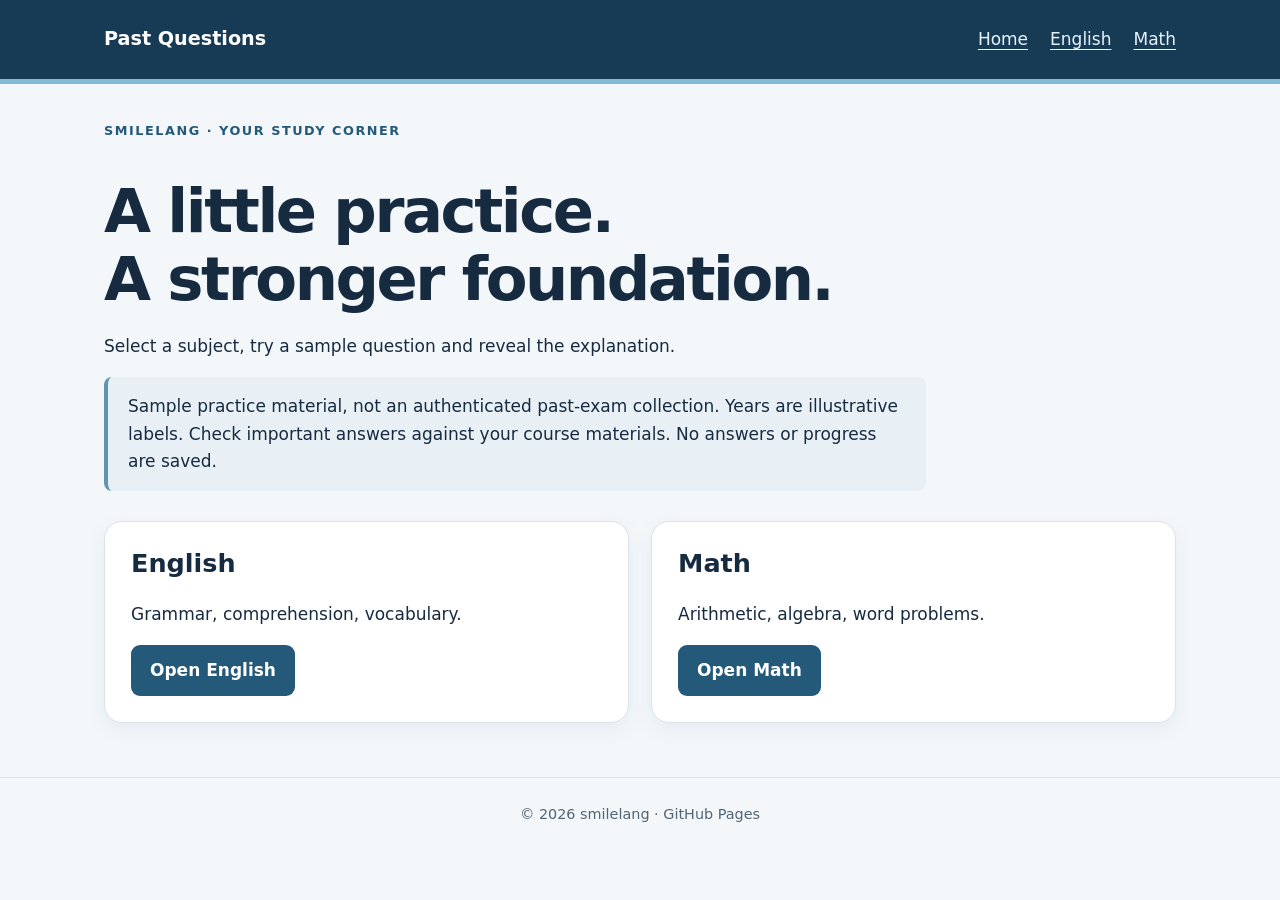
<file: index.html>
<!DOCTYPE html>
<html lang="en">
<head>
  <meta charset="UTF-8" />
  <meta name="viewport" content="width=device-width, initial-scale=1" />
  <title>Past Questions · Home</title>
  <link rel="stylesheet" href="styles.css" />
</head>
<body>
<a class="skip" href="#main">Skip to content</a>
<header>
  <nav class="nav container" aria-label="Main navigation">
    <strong>Past Questions</strong>
    <span style="flex:1"></span>
    <a href="index.html">Home</a>
    <a href="english.html">English</a>
    <a href="math.html">Math</a>
  </nav>
</header>

<main id="main" class="container">
  <p class="eyebrow">Smilelang · Your study corner</p><h1>A little practice.<br>A stronger foundation.</h1>
  <p>Select a subject, try a sample question and reveal the explanation.</p>

  <p class="notice">Sample practice material, not an authenticated past-exam collection. Years are illustrative labels. Check important answers against your course materials. No answers or progress are saved.</p>
  <div class="grid">
    <div class="card">
      <h2>English</h2>
      <p>Grammar, comprehension, vocabulary.</p>
      <a class="button" href="english.html">Open English</a>
    </div>
    <div class="card">
      <h2>Math</h2>
      <p>Arithmetic, algebra, word problems.</p>
      <a class="button" href="math.html">Open Math</a>
    </div>
  </div>
</main>

<footer class="footer">© <span id="y"></span> smilelang · GitHub Pages</footer>
<script>document.getElementById('y').textContent=new Date().getFullYear()</script>
</body>
</html>
</file>
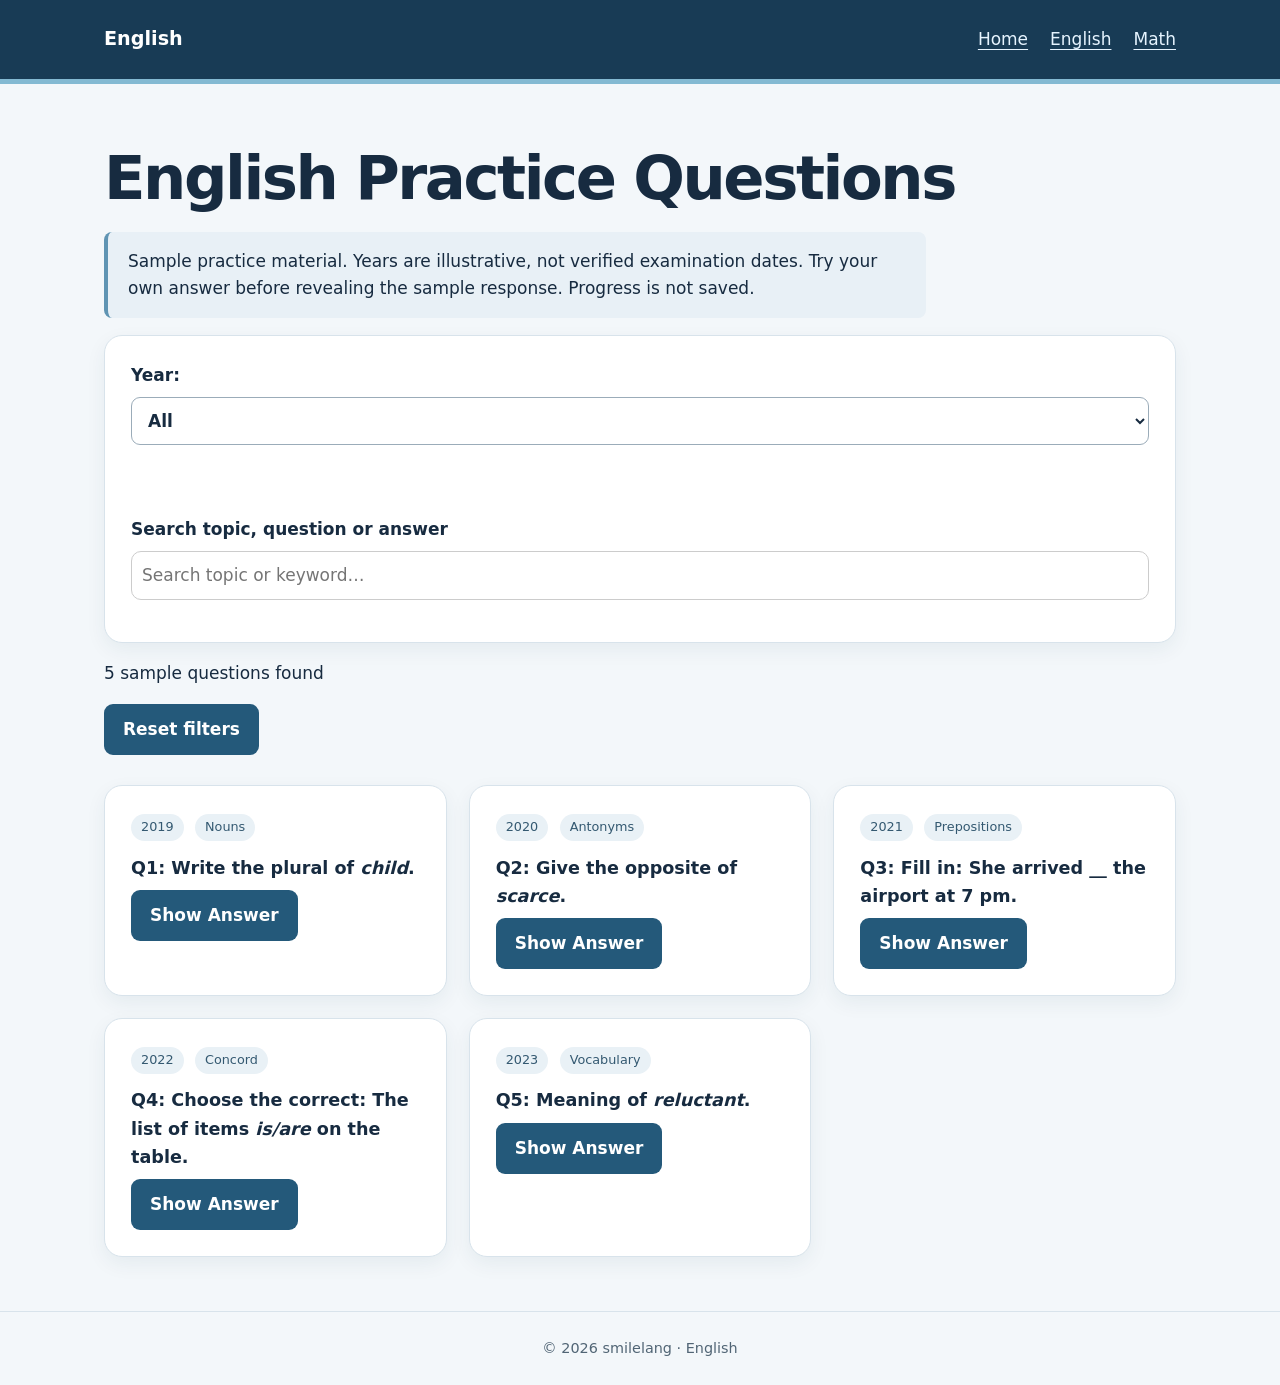
<file: english.html>
<!DOCTYPE html>
<html lang="en">
<head>
  <meta charset="UTF-8" />
  <meta name="viewport" content="width=device-width, initial-scale=1" />
  <title>English Past Questions</title>
  <link rel="stylesheet" href="styles.css" />
  <script>
    const DATA = [
      { id:1, year:2019, topic:"Nouns", q:"Write the plural of <em>child</em>.", a:"Children" },
      { id:2, year:2020, topic:"Antonyms", q:"Give the opposite of <em>scarce</em>.", a:"Abundant" },
      { id:3, year:2021, topic:"Prepositions", q:"Fill in: She arrived __ the airport at 7 pm.", a:"at" },
      { id:4, year:2022, topic:"Concord", q:"Choose the correct: The list of items <em>is/are</em> on the table.", a:"is" },
      { id:5, year:2023, topic:"Vocabulary", q:"Meaning of <em>reluctant</em>.", a:"Unwilling / hesitant" },
    ];
    function render(list){
      const wrap = document.getElementById('list');
      wrap.innerHTML = "";
      document.getElementById('result-count').textContent = `${list.length} sample question${list.length === 1 ? '' : 's'} found`;
      if (!list.length) {
        const empty = document.createElement('p'); empty.className = 'notice';
        empty.textContent = 'No matching questions. Try a different keyword or choose All years.'; wrap.appendChild(empty);
      }
      list.forEach(item=>{
        const section = document.createElement('section');
        section.className = "card";
        section.innerHTML = `
          <p class="badge">${item.year}</p> <span class="badge">${item.topic}</span>
          <h3 style="margin:.3rem 0 0.5rem 0;">Q${item.id}: ${item.q}</h3>
          <button type="button" aria-expanded="false" aria-controls="answer-${item.id}" onclick="toggleAns(this)">Show Answer</button>
          <p id="answer-${item.id}" class="answer" style="display:none;margin-top:8px;color:green;"><strong>Answer:</strong> ${item.a}</p>
        `;
        wrap.appendChild(section);
      });
    }
    function toggleAns(btn){
      const p = btn.nextElementSibling;
      const show = p.style.display === "none";
      p.style.display = show ? "block" : "none";
      btn.textContent = show ? "Hide Answer" : "Show Answer";
      btn.setAttribute("aria-expanded", show ? "true" : "false");
    }
    function applyFilters(){
      const year = document.getElementById('year').value;
      const text = document.getElementById('search').value.trim().toLowerCase();
      let out = DATA.slice();
      if(year !== "all"){ out = out.filter(x=> String(x.year) === year); }
      if(text){ out = out.filter(x => (x.q+x.a+x.topic).toLowerCase().includes(text)); }
      render(out);
    }
    document.addEventListener('DOMContentLoaded', ()=>{
      render(DATA);
    });
  </script>
</head>
<body>
<a class="skip" href="#main">Skip to content</a>
<header>
  <nav class="nav container" aria-label="Main navigation">
    <strong>English</strong>
    <span style="flex:1"></span>
    <a href="index.html">Home</a>
    <a href="english.html">English</a>
    <a href="math.html">Math</a>
  </nav>
</header>

<main id="main" class="container">
  <h1>English Practice Questions</h1>
  <p class="notice">Sample practice material. Years are illustrative, not verified examination dates. Try your own answer before revealing the sample response. Progress is not saved.</p>
  <div class="card" style="margin-bottom:16px;">
    <label>Year:
      <select id="year" onchange="applyFilters()">
        <option value="all">All</option>
        <option>2019</option><option>2020</option><option>2021</option><option>2022</option><option>2023</option>
      </select>
    </label>
    <br/><br/>
    <label for="search">Search topic, question or answer</label>
    <input type="search" id="search" placeholder="Search topic or keyword…" oninput="applyFilters()" style="width:100%;padding:10px;border:1px solid #ccc;border-radius:10px" />
  </div>

  <p id="result-count" role="status" aria-live="polite"></p>
  <button type="button" onclick="document.getElementById('year').value='all';document.getElementById('search').value='';applyFilters()">Reset filters</button>
  <div id="list" class="grid"></div>
</main>

<footer class="footer">© <span id="y"></span> smilelang · English</footer>
<script>document.getElementById('y').textContent=new Date().getFullYear()</script>
</body>
</html>
</file>
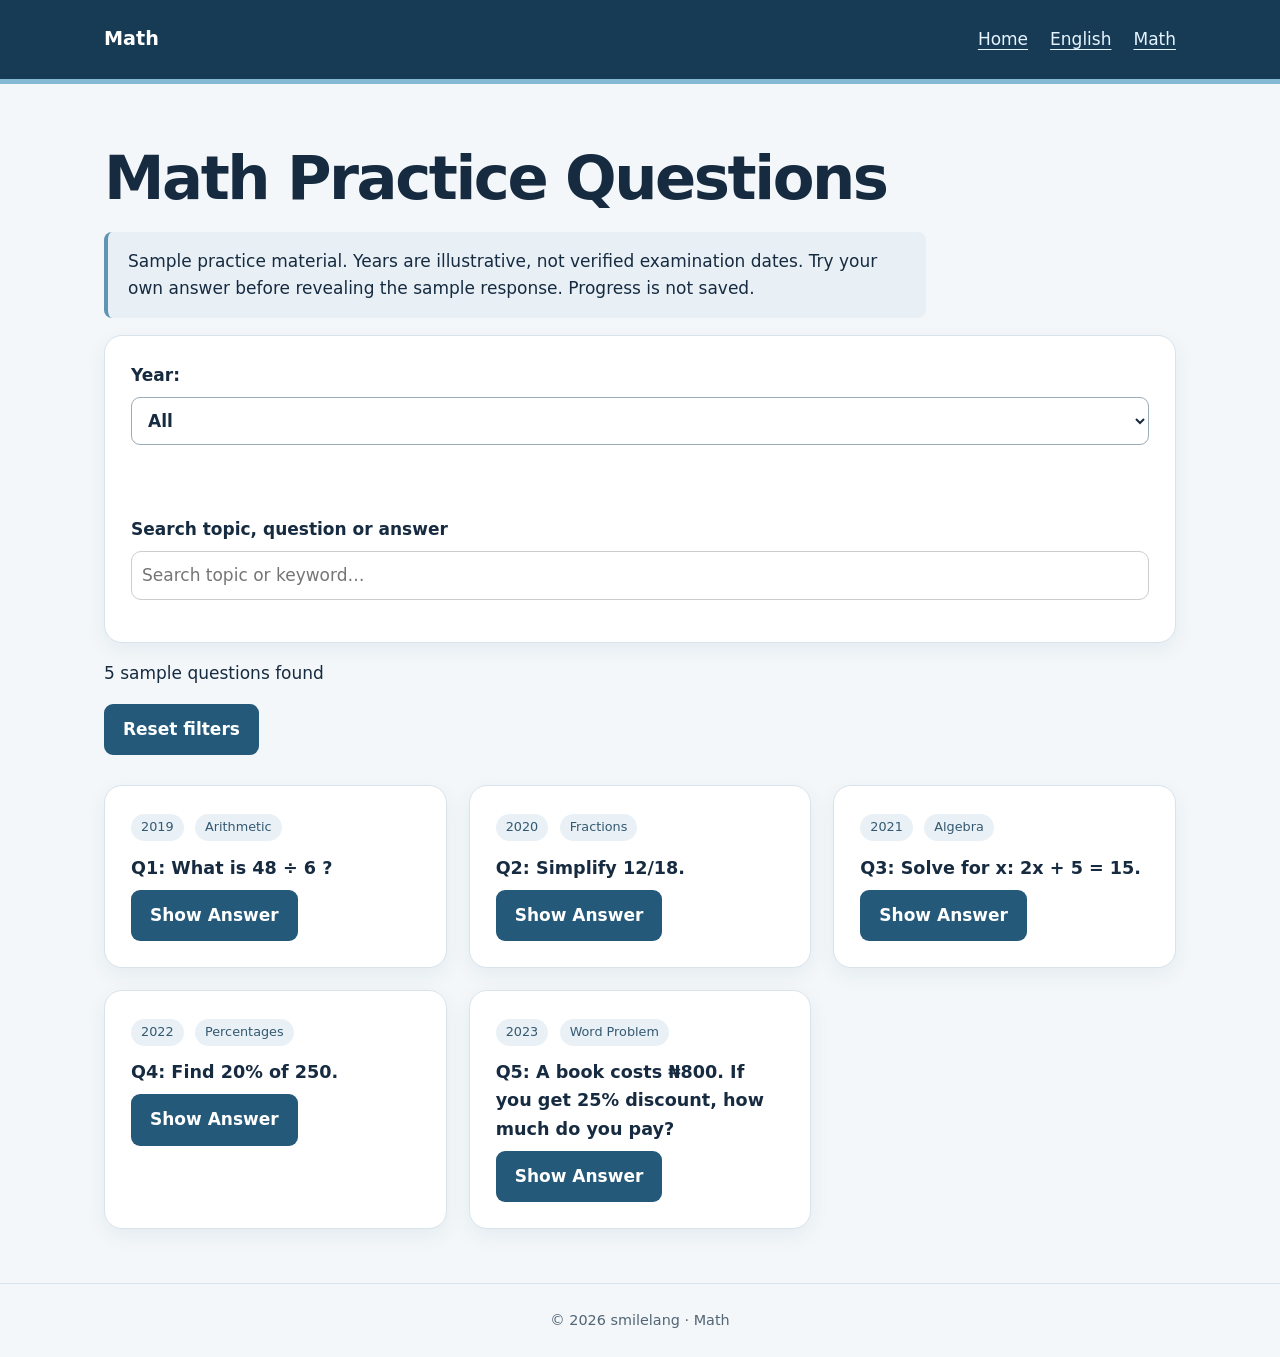
<file: math.html>
<!DOCTYPE html>
<html lang="en">
<head>
  <meta charset="UTF-8" />
  <meta name="viewport" content="width=device-width, initial-scale=1" />
  <title>Math Past Questions</title>
  <link rel="stylesheet" href="styles.css" />
  <script>
    const DATA = [
      { id:1, year:2019, topic:"Arithmetic", q:"What is 48 ÷ 6 ?", a:"8" },
      { id:2, year:2020, topic:"Fractions", q:"Simplify 12/18.", a:"2/3" },
      { id:3, year:2021, topic:"Algebra", q:"Solve for x: 2x + 5 = 15.", a:"x = 5" },
      { id:4, year:2022, topic:"Percentages", q:"Find 20% of 250.", a:"50" },
      { id:5, year:2023, topic:"Word Problem", q:"A book costs ₦800. If you get 25% discount, how much do you pay?", a:"₦600" },
    ];
    function render(list){
      const wrap = document.getElementById('list');
      wrap.innerHTML = "";
      document.getElementById('result-count').textContent = `${list.length} sample question${list.length === 1 ? '' : 's'} found`;
      if (!list.length) {
        const empty = document.createElement('p'); empty.className = 'notice';
        empty.textContent = 'No matching questions. Try a different keyword or choose All years.'; wrap.appendChild(empty);
      }
      list.forEach(item=>{
        const section = document.createElement('section');
        section.className = "card";
        section.innerHTML = `
          <p class="badge">${item.year}</p> <span class="badge">${item.topic}</span>
          <h3 style="margin:.3rem 0 0.5rem 0;">Q${item.id}: ${item.q}</h3>
          <button type="button" aria-expanded="false" aria-controls="answer-${item.id}" onclick="toggleAns(this)">Show Answer</button>
          <p id="answer-${item.id}" class="answer" style="display:none;margin-top:8px;color:green;"><strong>Answer:</strong> ${item.a}</p>
        `;
        wrap.appendChild(section);
      });
    }
    function toggleAns(btn){
      const p = btn.nextElementSibling;
      const show = p.style.display === "none";
      p.style.display = show ? "block" : "none";
      btn.textContent = show ? "Hide Answer" : "Show Answer";
      btn.setAttribute("aria-expanded", show ? "true" : "false");
    }
    function applyFilters(){
      const year = document.getElementById('year').value;
      const text = document.getElementById('search').value.trim().toLowerCase();
      let out = DATA.slice();
      if(year !== "all"){ out = out.filter(x=> String(x.year) === year); }
      if(text){ out = out.filter(x => (x.q+x.a+x.topic).toLowerCase().includes(text)); }
      render(out);
    }
    document.addEventListener('DOMContentLoaded', ()=>{
      render(DATA);
    });
  </script>
</head>
<body>
<a class="skip" href="#main">Skip to content</a>
<header>
  <nav class="nav container" aria-label="Main navigation">
    <strong>Math</strong>
    <span style="flex:1"></span>
    <a href="index.html">Home</a>
    <a href="english.html">English</a>
    <a href="math.html">Math</a>
  </nav>
</header>

<main id="main" class="container">
  <h1>Math Practice Questions</h1>
  <p class="notice">Sample practice material. Years are illustrative, not verified examination dates. Try your own answer before revealing the sample response. Progress is not saved.</p>
  <div class="card" style="margin-bottom:16px;">
    <label>Year:
      <select id="year" onchange="applyFilters()">
        <option value="all">All</option>
        <option>2019</option><option>2020</option><option>2021</option><option>2022</option><option>2023</option>
      </select>
    </label>
    <br/><br/>
    <label for="search">Search topic, question or answer</label>
    <input type="search" id="search" placeholder="Search topic or keyword…" oninput="applyFilters()" style="width:100%;padding:10px;border:1px solid #ccc;border-radius:10px" />
  </div>

  <p id="result-count" role="status" aria-live="polite"></p>
  <button type="button" onclick="document.getElementById('year').value='all';document.getElementById('search').value='';applyFilters()">Reset filters</button>
  <div id="list" class="grid"></div>
</main>

<footer class="footer">© <span id="y"></span> smilelang · Math</footer>
<script>document.getElementById('y').textContent=new Date().getFullYear()</script>
</body>
</html>
</file>
<file: styles.css>
:root{color-scheme:light;--ink:#172b40;--blue:#24597a;--muted:#516575;--line:#d8e3eb}*{box-sizing:border-box}body{margin:0;background:#f3f7fa;color:var(--ink);font:17px/1.6 system-ui,sans-serif}a{color:#205778;text-underline-offset:4px}a:hover{text-decoration:underline}a:focus-visible,button:focus-visible,input:focus-visible,select:focus-visible,summary:focus-visible{outline:3px solid #c47b17;outline-offset:4px}.container{max-width:1120px;margin:auto;padding:24px}.nav{display:flex;align-items:center;flex-wrap:wrap;gap:22px}.nav a{color:#e6f4ff}.nav strong{margin-right:auto;color:#fff;font-size:1.2rem}header{background:#183b55;border-bottom:5px solid #83b9d2}main{min-height:65vh}h1{font-size:clamp(2rem,5vw,3.8rem);line-height:1.12;letter-spacing:-.04em;margin:36px 0 20px}h2{line-height:1.25}h3{font-size:1.1rem}p{max-width:76ch}.lead{font-size:1.2rem;color:var(--muted)}.eyebrow{text-transform:uppercase;letter-spacing:.12em;font-size:.8rem;color:var(--blue);font-weight:750}.grid{display:grid;grid-template-columns:repeat(auto-fit,minmax(min(100%,290px),1fr));gap:22px;margin:30px 0}.card{background:white;border:1px solid var(--line);border-radius:18px;padding:26px;box-shadow:0 7px 20px #173c5510}.card h2{margin-top:0}.button,button{display:inline-block;background:var(--blue);color:white;border:0;border-radius:9px;padding:12px 19px;font:inherit;font-weight:650;text-decoration:none;cursor:pointer}.button:hover,button:hover{background:#173d58;color:white}.badge{display:inline-block;padding:3px 10px;margin:0 6px 8px 0;border-radius:20px;background:#e9f1f6;color:#345971;font-size:.8rem}.answer{padding:16px;background:#eaf5ee;border-left:3px solid #28724e;border-radius:5px}label{font-weight:650}input,select{display:block;width:100%;font:inherit;color:var(--ink);background:#fff;border:1px solid #9bacb9;border-radius:9px;padding:12px;margin:8px 0 16px}footer,.footer{border-top:1px solid var(--line);padding:25px;text-align:center;font-size:.9rem;color:var(--muted)}.notice{border-left:4px solid #5f94b3;background:#e8f0f6;padding:16px 20px;border-radius:8px}.skip{position:absolute;top:-100px;left:12px;padding:10px;background:white;z-index:2}.skip:focus{top:12px}.filters{display:grid;grid-template-columns:1fr 2fr;gap:20px}summary{cursor:pointer;font-weight:650}details p{margin-bottom:0}@media(max-width:620px){.nav{gap:14px}.nav strong{width:100%}.container{padding:20px}.filters{grid-template-columns:1fr;gap:0}.card{padding:21px}}@media(prefers-reduced-motion:reduce){*{scroll-behavior:auto!important}}
</file>
